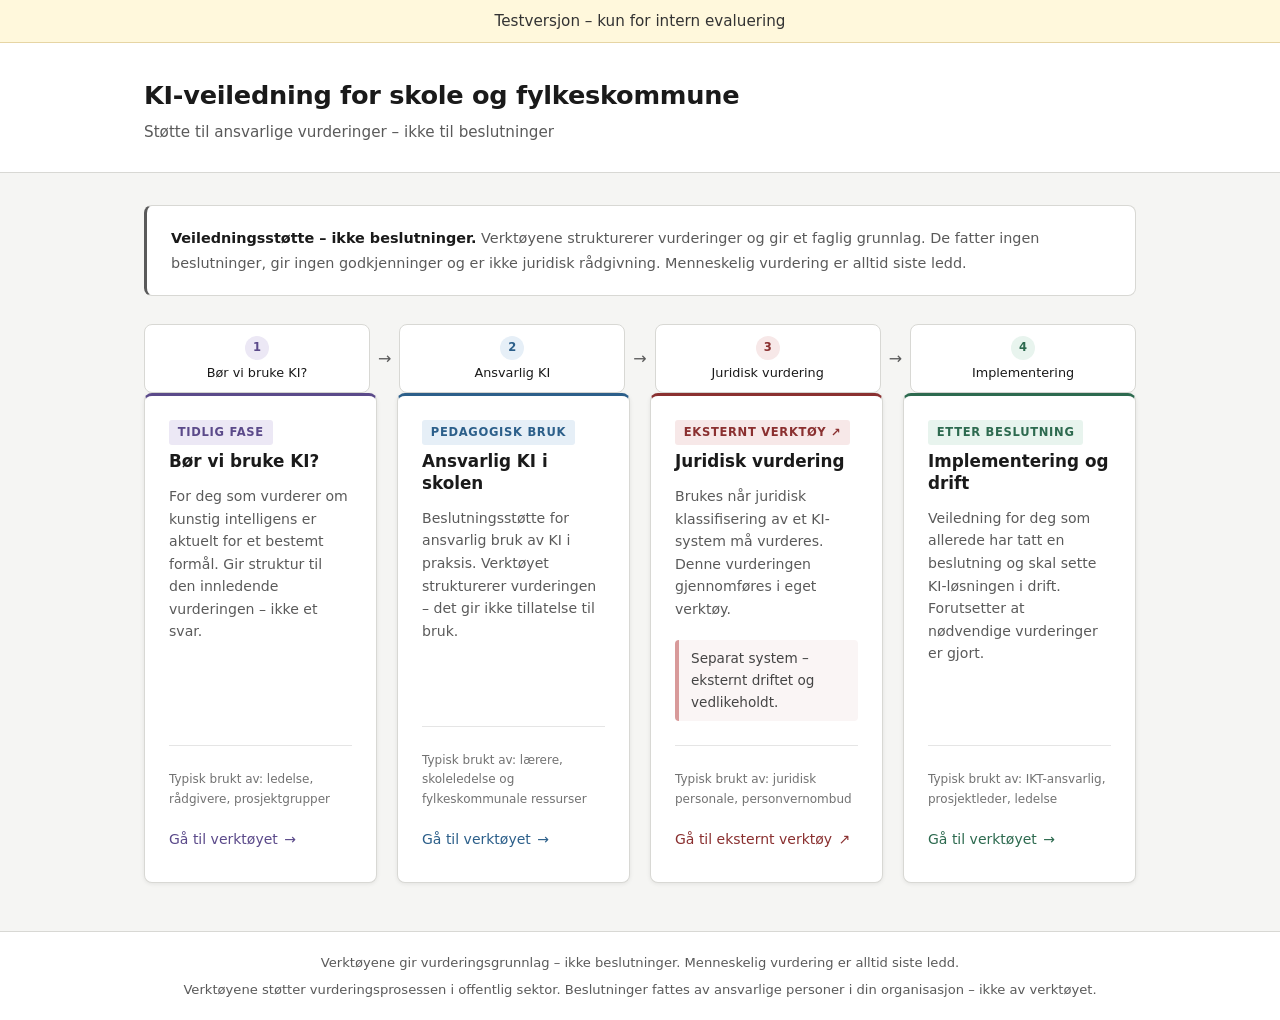
<file: index.html>
<!DOCTYPE html>
<html lang="nb">
<head>
  <meta charset="UTF-8" />
  <meta name="viewport" content="width=device-width, initial-scale=1.0" />
  <title>KI-veiledning for skole og fylkeskommune</title>
  <link rel="stylesheet" href="portal/style.css" />
</head>
<body>

  <div class="test-banner" style="padding:0.55rem 0.75rem;text-align:center;background:#fff8dc;color:#333;font-size:0.95rem;border-bottom:1px solid #e6d5a4;">
    Testversjon – kun for intern evaluering
  </div>

  <header class="site-header">
    <div class="container">
      <h1 class="site-title">KI-veiledning for skole og fylkeskommune</h1>
      <p class="site-subtitle">Støtte til ansvarlige vurderinger – ikke til beslutninger</p>
    </div>
  </header>

  <main class="container">

    <section class="disclaimer-block" aria-label="Viktig informasjon om verktøyene">
      <p>
        <strong>Veiledningsstøtte – ikke beslutninger.</strong>
        Verktøyene strukturerer vurderinger og gir et faglig grunnlag.
        De fatter ingen beslutninger, gir ingen godkjenninger og er ikke juridisk rådgivning.
        Menneskelig vurdering er alltid siste ledd.
      </p>
    </section>

    <section class="process-flow" aria-label="Prosessflyt – typisk bruksrekkefølge">
      <div class="process-steps">
        <div class="process-step process-step--purple">
          <span class="step-number">1</span>
          <span class="step-label">Bør vi bruke KI?</span>
        </div>
        <span class="step-arrow" aria-hidden="true">→</span>
        <div class="process-step process-step--blue">
          <span class="step-number">2</span>
          <span class="step-label">Ansvarlig KI</span>
        </div>
        <span class="step-arrow" aria-hidden="true">→</span>
        <div class="process-step process-step--red">
          <span class="step-number">3</span>
          <span class="step-label">Juridisk vurdering</span>
        </div>
        <span class="step-arrow" aria-hidden="true">→</span>
        <div class="process-step process-step--green">
          <span class="step-number">4</span>
          <span class="step-label">Implementering</span>
        </div>
      </div>
    </section>

    <section class="card-grid" aria-label="Veiledningsverktøy">

      <article class="card card--purple" data-key="bor-vi-bruke">
        <div class="card-header">
          <span class="card-tag">Tidlig fase</span>
          <h2 class="card-title">Bør vi bruke KI?</h2>
        </div>
        <p class="card-description">
          For deg som vurderer om kunstig intelligens er aktuelt for et bestemt formål.
          Gir struktur til den innledende vurderingen – ikke et svar.
        </p>
        <div class="card-divider"></div>
        <p class="card-meta">Typisk brukt av: ledelse, rådgivere, prosjektgrupper</p>
        <a href="#bor-vi-bruke" class="card-link" aria-label="Gå til verktøy: Bør vi bruke KI?">
          Gå til verktøyet
          <span class="arrow" aria-hidden="true">→</span>
        </a>
      </article>

      <article class="card card--blue" data-key="ansvarlig-ki">
        <div class="card-header">
          <span class="card-tag">Pedagogisk bruk</span>
          <h2 class="card-title">Ansvarlig KI i skolen</h2>
        </div>
        <p class="card-description">
          Beslutningsstøtte for ansvarlig bruk av KI i praksis.
          Verktøyet strukturerer vurderingen – det gir ikke tillatelse til bruk.
        </p>
        <div class="card-divider"></div>
        <p class="card-meta">Typisk brukt av: lærere, skoleledelse og fylkeskommunale ressurser</p>
        <a href="#ansvarlig-ki" class="card-link" aria-label="Gå til verktøy: Ansvarlig KI i skolen">
          Gå til verktøyet
          <span class="arrow" aria-hidden="true">→</span>
        </a>
      </article>

      <article class="card card--red" data-key="juridisk-vurdering">
        <div class="card-header">
          <span class="card-tag card-tag--external">Eksternt verktøy ↗</span>
          <h2 class="card-title">Juridisk vurdering</h2>
        </div>
        <p class="card-description">
          Brukes når juridisk klassifisering av et KI-system må vurderes.
          Denne vurderingen gjennomføres i eget verktøy.
        </p>
        <div class="external-note">Separat system – eksternt driftet og vedlikeholdt.</div>
        <div class="card-divider"></div>
        <p class="card-meta">Typisk brukt av: juridisk personale, personvernombud</p>
        <a href="#juridisk-vurdering" class="card-link card-link--external" aria-label="Gå til eksternt verktøy: Juridisk vurdering" rel="noopener noreferrer">
          Gå til eksternt verktøy
          <span class="arrow" aria-hidden="true">↗</span>
        </a>
      </article>

      <article class="card card--green" data-key="implementering">
        <div class="card-header">
          <span class="card-tag">Etter beslutning</span>
          <h2 class="card-title">Implementering og drift</h2>
        </div>
        <p class="card-description">
          Veiledning for deg som allerede har tatt en beslutning og skal sette KI-løsningen i drift.
          Forutsetter at nødvendige vurderinger er gjort.
        </p>
        <div class="card-divider"></div>
        <p class="card-meta">Typisk brukt av: IKT-ansvarlig, prosjektleder, ledelse</p>
        <a href="#implementering" class="card-link" aria-label="Gå til verktøy: Implementering og drift">
          Gå til verktøyet
          <span class="arrow" aria-hidden="true">→</span>
        </a>
      </article>

    </section>

  </main>

  <footer class="site-footer">
    <div class="container">
      <p>Verktøyene gir vurderingsgrunnlag – ikke beslutninger. Menneskelig vurdering er alltid siste ledd.</p>
      <p>Verktøyene støtter vurderingsprosessen i offentlig sektor. Beslutninger fattes av ansvarlige personer i din organisasjon – ikke av verktøyet.</p>
    </div>
  </footer>

  <script src="portal.js"></script>

</body>
</html>
</file>
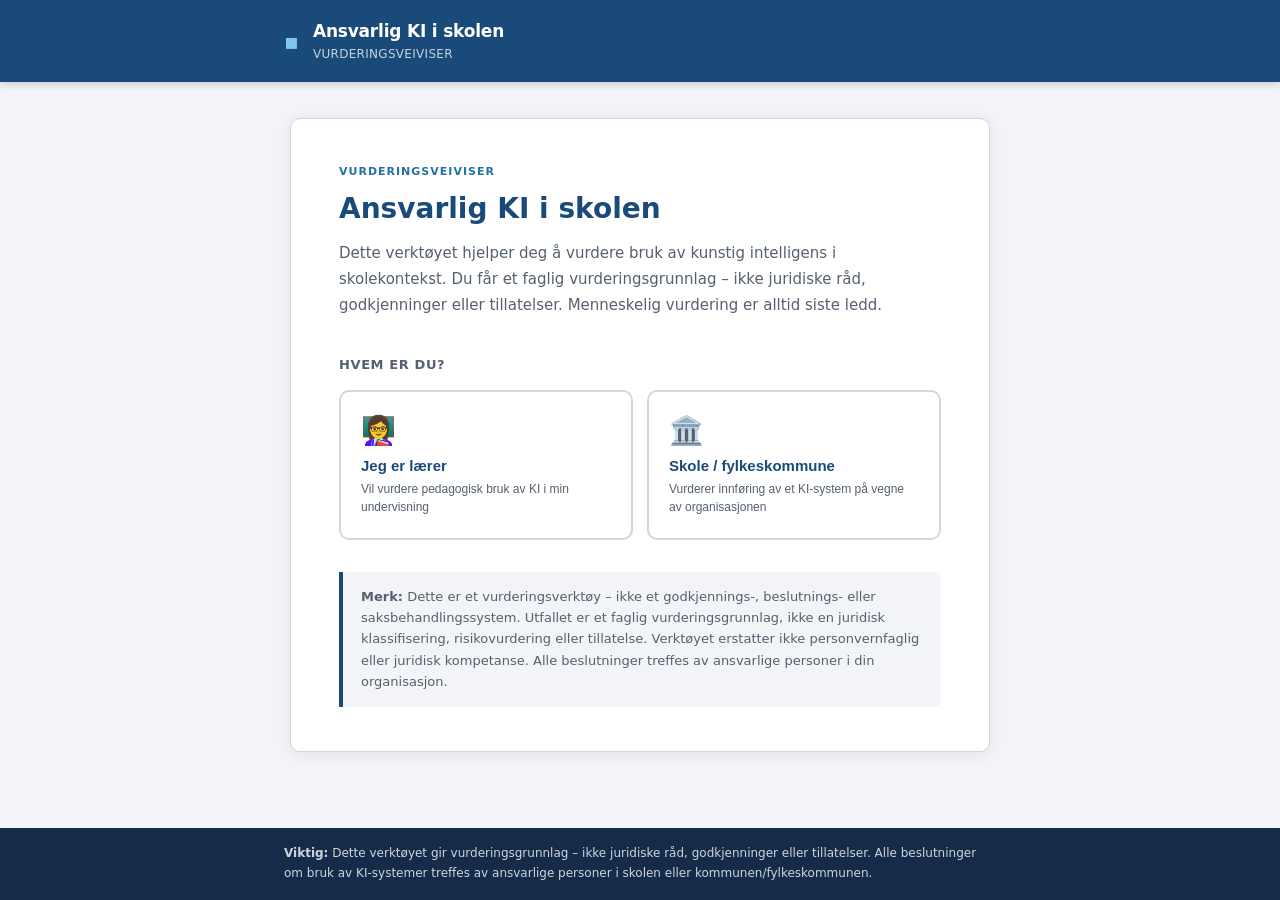
<file: ansvarlig-ki/index.html>
<!DOCTYPE html>
<html lang="nb">
<head>
  <meta charset="UTF-8">
  <meta name="viewport" content="width=device-width, initial-scale=1.0">
  <title>Ansvarlig KI i skolen – Vurderingsveiviser</title>
  <link rel="stylesheet" href="../style.css">
</head>
<body>
  <header class="site-header">
    <div class="header-inner">
      <div class="logo-area">
        <span class="logo-mark" aria-hidden="true">&#9642;</span>
        <div>
          <span class="site-title">Ansvarlig KI i skolen</span>
          <span class="site-subtitle">Vurderingsveiviser</span>
        </div>
      </div>
    </div>
  </header>

  <main class="main-content">
    <div id="app" class="app-container"></div>
  </main>

  <footer class="site-footer">
    <div class="footer-inner">
      <p class="footer-disclaimer">
        <strong>Viktig:</strong> Dette verktøyet gir vurderingsgrunnlag – ikke juridiske råd,
        godkjenninger eller tillatelser. Alle beslutninger om bruk av KI-systemer treffes
        av ansvarlige personer i skolen eller kommunen/fylkeskommunen.
      </p>
    </div>
  </footer>

  <script src="../app.js"></script>
</body>
</html>
</file>
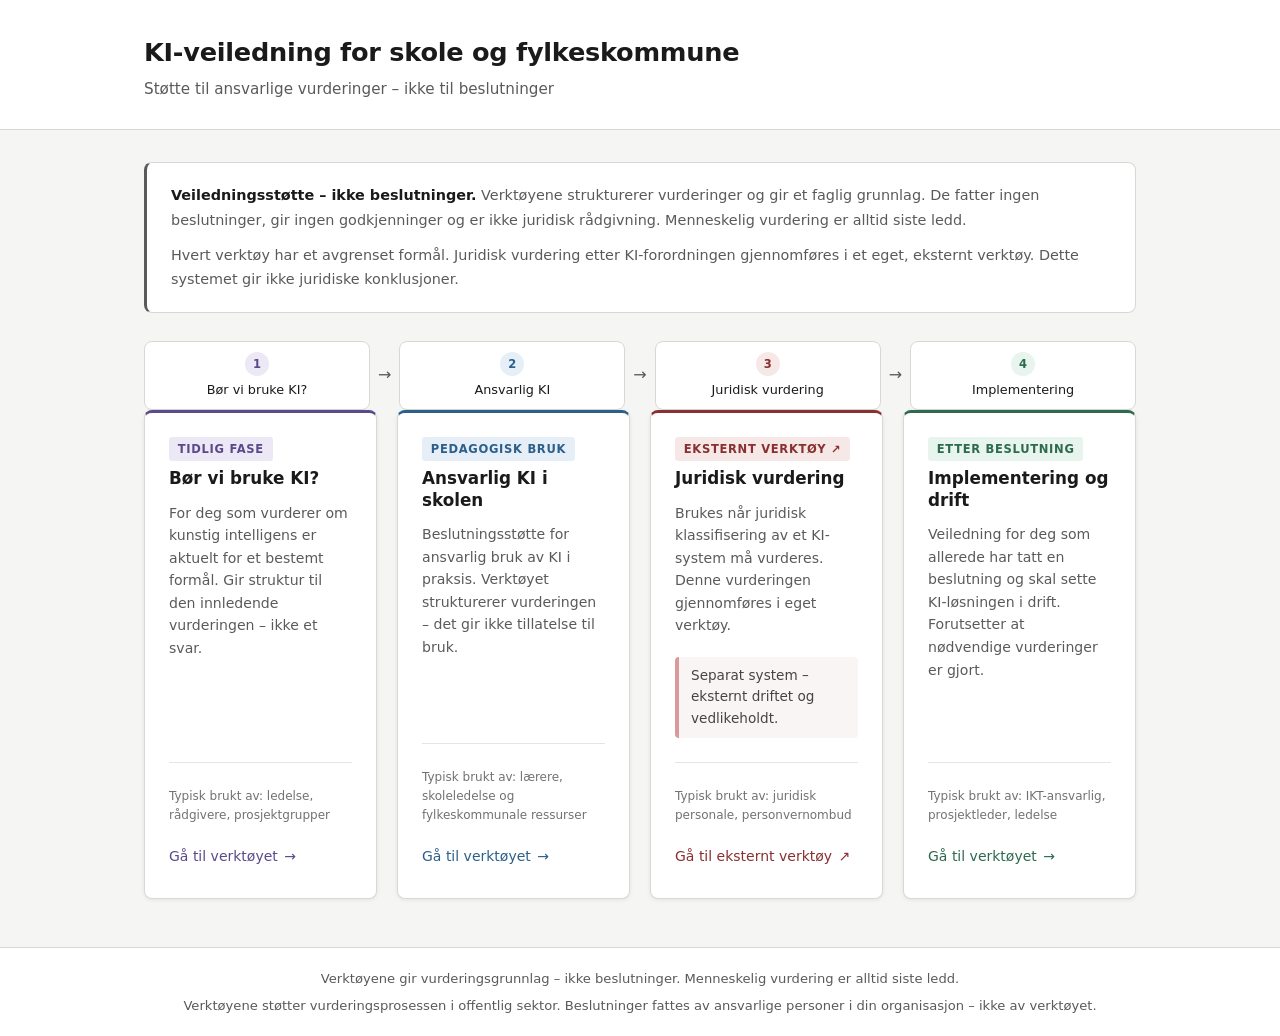
<file: portal/index.html>
<!DOCTYPE html>
<html lang="nb">
<head>
  <meta charset="UTF-8" />
  <meta name="viewport" content="width=device-width, initial-scale=1.0" />
  <title>KI-veiledning for skole og fylkeskommune</title>
  <link rel="stylesheet" href="style.css" />
</head>
<body>

  <header class="site-header">
    <div class="container">
      <h1 class="site-title">KI-veiledning for skole og fylkeskommune</h1>
      <p class="site-subtitle">Støtte til ansvarlige vurderinger – ikke til beslutninger</p>
    </div>
  </header>

  <main class="container">

    <section class="disclaimer-block" aria-label="Viktig informasjon om verktøyene">
      <p>
        <strong>Veiledningsstøtte – ikke beslutninger.</strong>
        Verktøyene strukturerer vurderinger og gir et faglig grunnlag.
        De fatter ingen beslutninger, gir ingen godkjenninger og er ikke juridisk rådgivning.
        Menneskelig vurdering er alltid siste ledd.
      </p>
      <p>
        Hvert verktøy har et avgrenset formål.
        Juridisk vurdering etter KI-forordningen gjennomføres i et eget, eksternt verktøy.
        Dette systemet gir ikke juridiske konklusjoner.
      </p>
    </section>

    <section class="process-flow" aria-label="Prosessflyt – typisk bruksrekkefølge">
      <div class="process-steps">
        <div class="process-step process-step--purple">
          <span class="step-number">1</span>
          <span class="step-label">Bør vi bruke KI?</span>
        </div>
        <span class="step-arrow" aria-hidden="true">→</span>
        <div class="process-step process-step--blue">
          <span class="step-number">2</span>
          <span class="step-label">Ansvarlig KI</span>
        </div>
        <span class="step-arrow" aria-hidden="true">→</span>
        <div class="process-step process-step--red">
          <span class="step-number">3</span>
          <span class="step-label">Juridisk vurdering</span>
        </div>
        <span class="step-arrow" aria-hidden="true">→</span>
        <div class="process-step process-step--green">
          <span class="step-number">4</span>
          <span class="step-label">Implementering</span>
        </div>
      </div>
    </section>

    <section class="card-grid" aria-label="Veiledningsverktøy">

      <article class="card card--purple" data-key="bor-vi-bruke">
        <div class="card-header">
          <span class="card-tag">Tidlig fase</span>
          <h2 class="card-title">Bør vi bruke KI?</h2>
        </div>
        <p class="card-description">
          For deg som vurderer om kunstig intelligens er aktuelt for et bestemt formål.
          Gir struktur til den innledende vurderingen – ikke et svar.
        </p>
        <div class="card-divider"></div>
        <p class="card-meta">Typisk brukt av: ledelse, rådgivere, prosjektgrupper</p>
        <a href="#bor-vi-bruke" class="card-link" aria-label="Gå til verktøy: Bør vi bruke KI?">
          Gå til verktøyet
          <span class="arrow" aria-hidden="true">→</span>
        </a>
      </article>

      <article class="card card--blue" data-key="ansvarlig-ki">
        <div class="card-header">
          <span class="card-tag">Pedagogisk bruk</span>
          <h2 class="card-title">Ansvarlig KI i skolen</h2>
        </div>
        <p class="card-description">
          Beslutningsstøtte for ansvarlig bruk av KI i praksis.
          Verktøyet strukturerer vurderingen – det gir ikke tillatelse til bruk.
        </p>
        <div class="card-divider"></div>
        <p class="card-meta">Typisk brukt av: lærere, skoleledelse og fylkeskommunale ressurser</p>
        <a href="#ansvarlig-ki" class="card-link" aria-label="Gå til verktøy: Ansvarlig KI i skolen">
          Gå til verktøyet
          <span class="arrow" aria-hidden="true">→</span>
        </a>
      </article>

      <article class="card card--red" data-key="juridisk-vurdering">
        <div class="card-header">
          <span class="card-tag card-tag--external">Eksternt verktøy ↗</span>
          <h2 class="card-title">Juridisk vurdering</h2>
        </div>
        <p class="card-description">
          Brukes når juridisk klassifisering av et KI-system må vurderes.
          Denne vurderingen gjennomføres i eget verktøy.
        </p>
        <div class="external-note">Separat system – eksternt driftet og vedlikeholdt.</div>
        <div class="card-divider"></div>
        <p class="card-meta">Typisk brukt av: juridisk personale, personvernombud</p>
        <a href="#juridisk-vurdering" class="card-link card-link--external" aria-label="Gå til eksternt verktøy: Juridisk vurdering" rel="noopener noreferrer">
          Gå til eksternt verktøy
          <span class="arrow" aria-hidden="true">↗</span>
        </a>
      </article>

      <article class="card card--green" data-key="implementering">
        <div class="card-header">
          <span class="card-tag">Etter beslutning</span>
          <h2 class="card-title">Implementering og drift</h2>
        </div>
        <p class="card-description">
          Veiledning for deg som allerede har tatt en beslutning og skal sette KI-løsningen i drift.
          Forutsetter at nødvendige vurderinger er gjort.
        </p>
        <div class="card-divider"></div>
        <p class="card-meta">Typisk brukt av: IKT-ansvarlig, prosjektleder, ledelse</p>
        <a href="#implementering" class="card-link" aria-label="Gå til verktøy: Implementering og drift">
          Gå til verktøyet
          <span class="arrow" aria-hidden="true">→</span>
        </a>
      </article>

    </section>

  </main>

  <footer class="site-footer">
    <div class="container">
      <p>Verktøyene gir vurderingsgrunnlag – ikke beslutninger. Menneskelig vurdering er alltid siste ledd.</p>
      <p>Verktøyene støtter vurderingsprosessen i offentlig sektor. Beslutninger fattes av ansvarlige personer i din organisasjon – ikke av verktøyet.</p>
    </div>
  </footer>

  <script src="portal.js"></script>

</body>
</html>
</file>
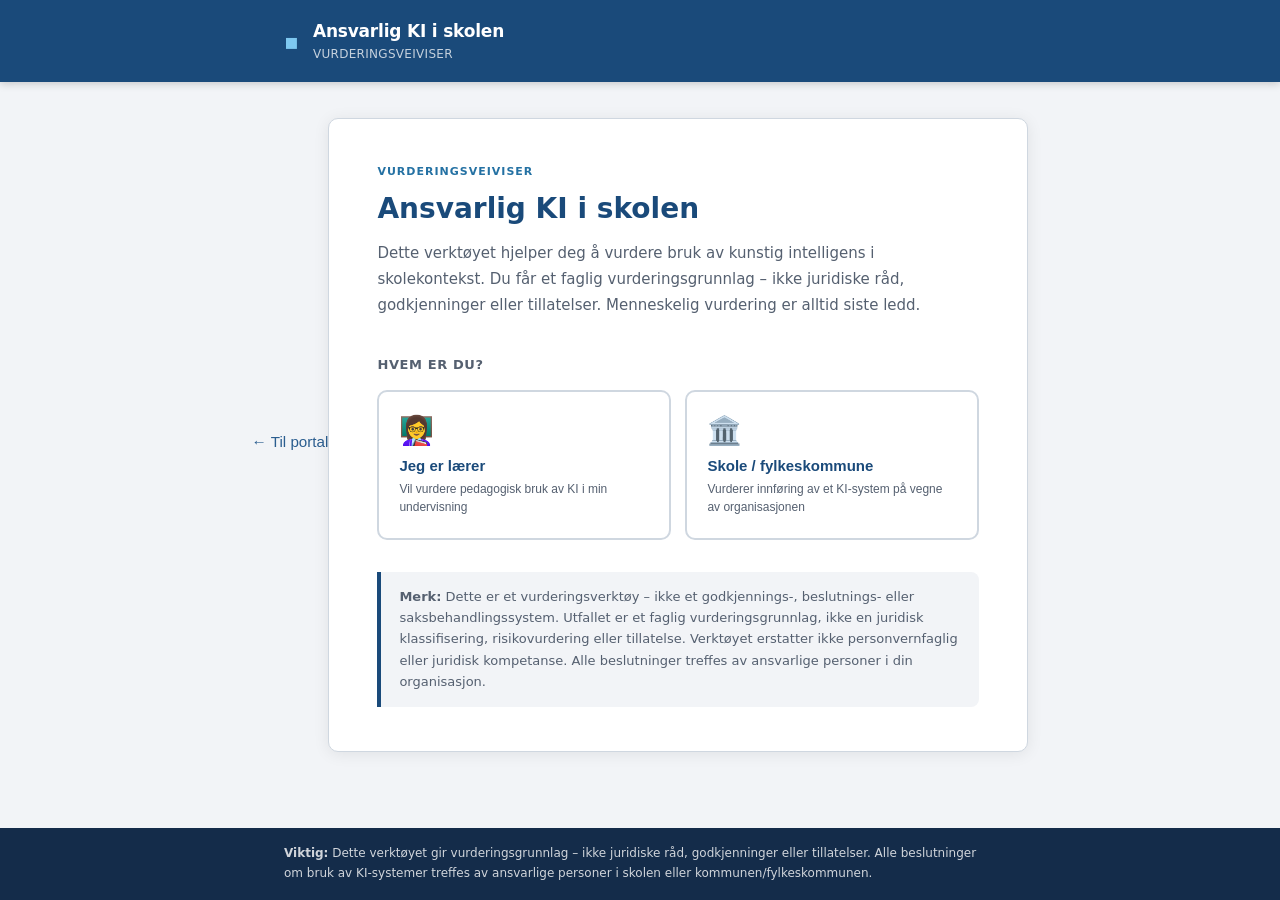
<file: ansvarlig-ki/ansvarlig-ki.html>
<!DOCTYPE html>
<html lang="nb">
<head>
  <meta charset="UTF-8">
  <meta name="viewport" content="width=device-width, initial-scale=1.0">
  <title>Ansvarlig KI i skolen – Vurderingsveiviser</title>
  <link rel="stylesheet" href="../style.css">
</head>
<body>
  <header class="site-header">
    <div class="header-inner">
      <div class="logo-area">
        <span class="logo-mark" aria-hidden="true">&#9642;</span>
        <div>
          <span class="site-title">Ansvarlig KI i skolen</span>
          <span class="site-subtitle">Vurderingsveiviser</span>
        </div>
      </div>
    </div>
  </header>

  <main class="main-content">
    <button class="back-button" onclick="goBackToPortal()">
      ← Til portal
    </button>
    <div id="app" class="app-container"></div>
  </main>

  <footer class="site-footer">
    <div class="footer-inner">
      <p class="footer-disclaimer">
        <strong>Viktig:</strong> Dette verktøyet gir vurderingsgrunnlag – ikke juridiske råd,
        godkjenninger eller tillatelser. Alle beslutninger om bruk av KI-systemer treffes
        av ansvarlige personer i skolen eller kommunen/fylkeskommunen.
      </p>
    </div>
  </footer>

  <script src="../app.js"></script>
</body>
</html>
</file>
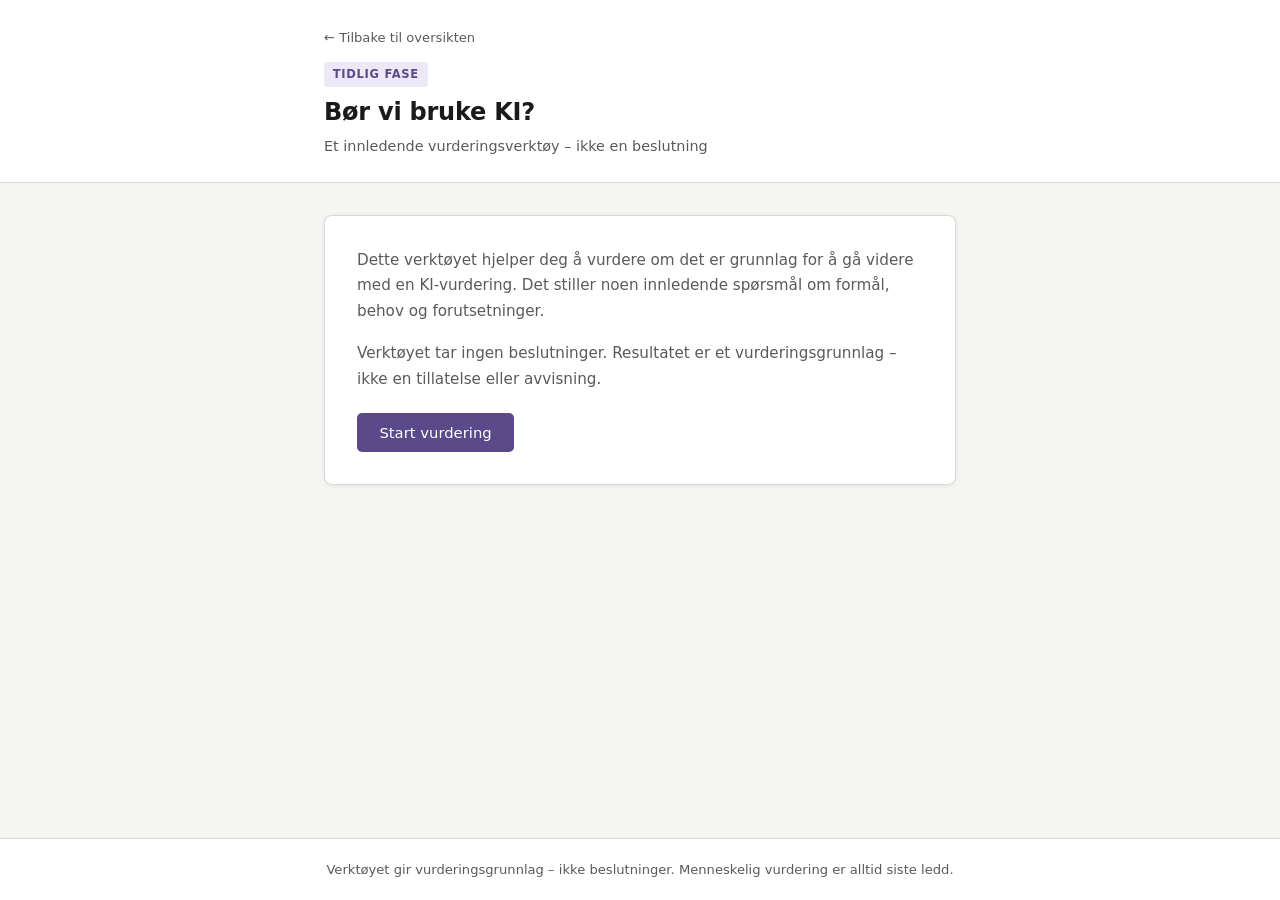
<file: bor-vi-bruke/bor-vi-bruke.html>
<!DOCTYPE html>
<html lang="nb">
<head>
  <meta charset="UTF-8" />
  <meta name="viewport" content="width=device-width, initial-scale=1.0" />
  <title>Bør vi bruke KI? – Tidlig fase</title>
  <link rel="stylesheet" href="bor-vi-bruke.css" />
</head>
<body>

  <header class="site-header">
    <div class="container">
      <a href="../index.html" class="back-to-portal">← Tilbake til oversikten</a>
      <div class="header-content">
        <span class="tool-badge">Tidlig fase</span>
        <h1 class="site-title">Bør vi bruke KI?</h1>
        <p class="site-subtitle">
          Et innledende vurderingsverktøy – ikke en beslutning
        </p>
      </div>
    </div>
  </header>

  <main class="container" id="main">

    <div id="app">

      <!-- Intro screen -->
      <div id="screen-intro" class="screen screen--intro" role="region" aria-label="Innledning">
        <div class="intro-card">
          <p class="intro-text">
            Dette verktøyet hjelper deg å vurdere om det er grunnlag for å gå videre med en KI-vurdering.
            Det stiller noen innledende spørsmål om formål, behov og forutsetninger.
          </p>
          <p class="intro-text">
            Verktøyet tar ingen beslutninger. Resultatet er et vurderingsgrunnlag – ikke en tillatelse eller avvisning.
          </p>
          <button class="btn-primary" id="btn-start" type="button">Start vurdering</button>
        </div>
      </div>

      <!-- Wizard screen -->
      <div id="screen-wizard" class="screen screen--wizard hidden" role="region" aria-label="Spørsmål">

        <div class="progress-area" aria-hidden="true">
          <div class="progress-bar">
            <div class="progress-fill" id="progress-fill"></div>
          </div>
          <span class="progress-label" id="progress-label"></span>
        </div>

        <div class="question-card" id="question-card" tabindex="-1">
          <p class="question-theme" id="question-theme"></p>
          <h2 class="question-text" id="question-text"></h2>
          <div class="answers" id="answers" role="list"></div>
          <div class="nav-row">
            <button class="btn-back" id="btn-back" type="button">← Forrige spørsmål</button>
          </div>
        </div>

      </div>

      <!-- Result screen -->
      <div id="screen-result" class="screen screen--result hidden" role="region" aria-label="Resultat" aria-live="polite">
      </div>

    </div>

  </main>

  <footer class="site-footer">
    <div class="container">
      <p>Verktøyet gir vurderingsgrunnlag – ikke beslutninger. Menneskelig vurdering er alltid siste ledd.</p>
    </div>
  </footer>

  <script src="bor-vi-bruke.js"></script>

</body>
</html>
</file>
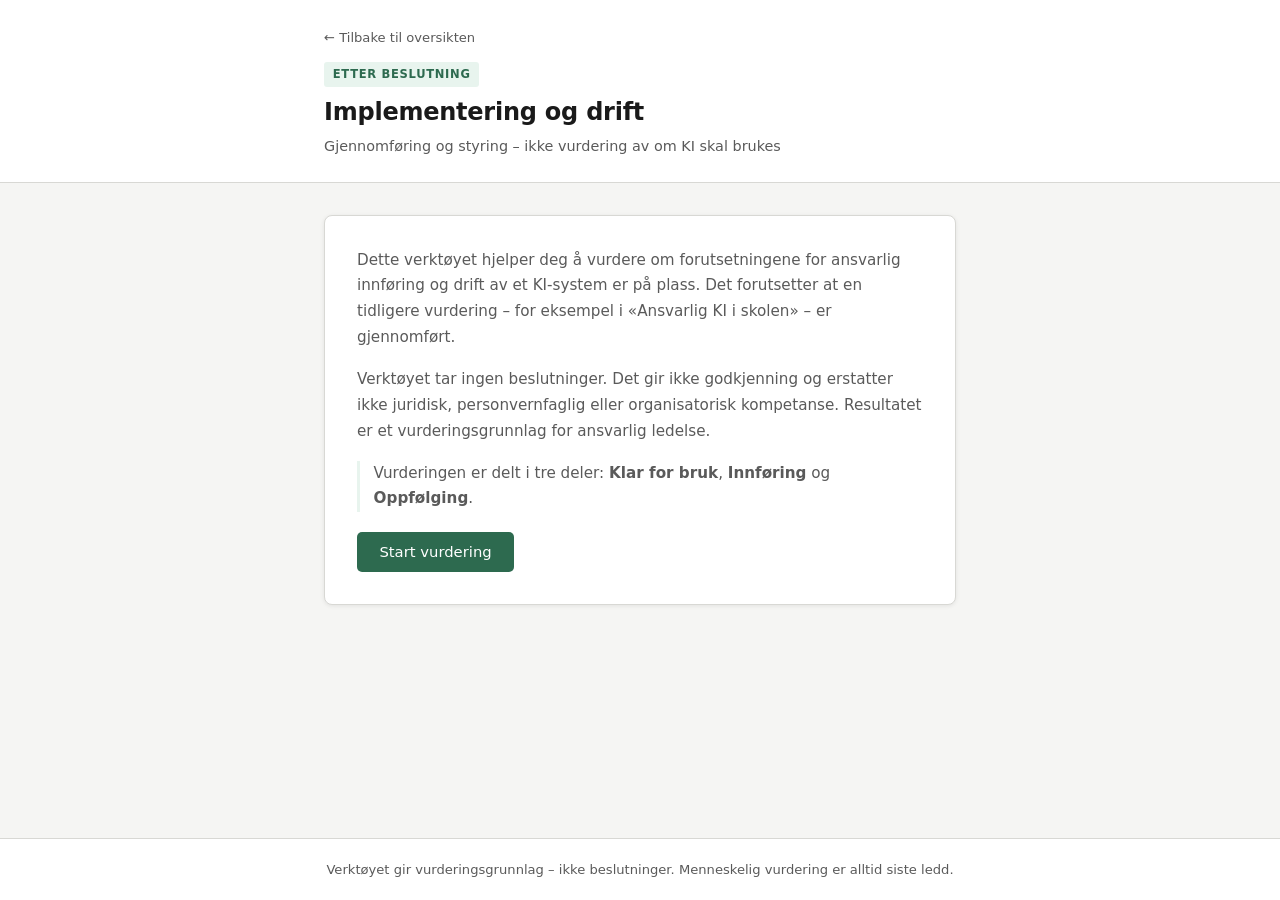
<file: implementering/implementering.html>
<!DOCTYPE html>
<html lang="nb">
<head>
  <meta charset="UTF-8" />
  <meta name="viewport" content="width=device-width, initial-scale=1.0" />
  <title>Implementering og drift – KI-veiledning</title>
  <link rel="stylesheet" href="implementering.css" />
</head>
<body>

  <header class="site-header">
    <div class="container">
      <a href="../index.html" class="back-to-portal">← Tilbake til oversikten</a>
      <div class="header-content">
        <span class="tool-badge">Etter beslutning</span>
        <h1 class="site-title">Implementering og drift</h1>
        <p class="site-subtitle">
          Gjennomføring og styring – ikke vurdering av om KI skal brukes
        </p>
      </div>
    </div>
  </header>

  <main class="container" id="main">

    <div id="app">

      <!-- Intro screen -->
      <div id="screen-intro" class="screen screen--intro" role="region" aria-label="Innledning">
        <div class="intro-card">
          <p class="intro-text">
            Dette verktøyet hjelper deg å vurdere om forutsetningene for ansvarlig innføring og drift av et KI-system er på plass.
            Det forutsetter at en tidligere vurdering – for eksempel i «Ansvarlig KI i skolen» – er gjennomført.
          </p>
          <p class="intro-text">
            Verktøyet tar ingen beslutninger. Det gir ikke godkjenning og erstatter ikke juridisk, personvernfaglig eller organisatorisk kompetanse.
            Resultatet er et vurderingsgrunnlag for ansvarlig ledelse.
          </p>
          <p class="intro-text intro-text--sections">
            Vurderingen er delt i tre deler: <strong>Klar for bruk</strong>, <strong>Innføring</strong> og <strong>Oppfølging</strong>.
          </p>
          <button class="btn-primary" id="btn-start" type="button">Start vurdering</button>
        </div>
      </div>

      <!-- Wizard screen -->
      <div id="screen-wizard" class="screen screen--wizard hidden" role="region" aria-label="Spørsmål">

        <div class="progress-area" aria-hidden="true">
          <div class="progress-top">
            <span class="progress-section" id="progress-section"></span>
            <span class="progress-label" id="progress-label"></span>
          </div>
          <div class="progress-bar">
            <div class="progress-fill" id="progress-fill"></div>
          </div>
        </div>

        <div class="question-card" id="question-card" tabindex="-1">
          <p class="question-theme" id="question-theme"></p>
          <h2 class="question-text" id="question-text"></h2>
          <div class="answers" id="answers" role="list"></div>
          <div class="nav-row">
            <button class="btn-back" id="btn-back" type="button">← Forrige spørsmål</button>
          </div>
        </div>

      </div>

      <!-- Result screen -->
      <div id="screen-result" class="screen screen--result hidden" role="region" aria-label="Resultat" aria-live="polite">
      </div>

    </div>

  </main>

  <footer class="site-footer">
    <div class="container">
      <p>Verktøyet gir vurderingsgrunnlag – ikke beslutninger. Menneskelig vurdering er alltid siste ledd.</p>
    </div>
  </footer>

  <script src="implementering.js"></script>

</body>
</html>
</file>
<file: portal/style.css>
/* ===========================
   KI-veiledning – Portal CSS
   agent-portal-design output
   =========================== */

:root {
  --color-bg:          #f5f5f3;
  --color-surface:     #ffffff;
  --color-text:        #1a1a1a;
  --color-text-muted:  #5a5a5a;
  --color-border:      #d8d8d4;

  --color-purple:      #5b4a8a;
  --color-purple-light:#ece8f5;
  --color-blue:        #2c5f8a;
  --color-blue-light:  #e6eff7;
  --color-red:         #8a3030;
  --color-red-light:   #f7e8e8;
  --color-green:       #2d6a4f;
  --color-green-light: #e8f4ee;

  --radius:            8px;
  --shadow:            0 1px 4px rgba(0,0,0,0.08);
  --transition:        0.15s ease;

  --font:              -apple-system, BlinkMacSystemFont, "Segoe UI", system-ui, sans-serif;
  --max-width:         1040px;
}

*, *::before, *::after {
  box-sizing: border-box;
  margin: 0;
  padding: 0;
}

body {
  background: var(--color-bg);
  color: var(--color-text);
  font-family: var(--font);
  font-size: 1rem;
  line-height: 1.6;
  min-height: 100vh;
  display: flex;
  flex-direction: column;
}

/* ---- Layout ---- */

.container {
  width: 100%;
  max-width: var(--max-width);
  margin: 0 auto;
  padding: 0 1.5rem;
}

/* ---- Header ---- */

.site-header {
  background: var(--color-surface);
  border-bottom: 1px solid var(--color-border);
  padding: 2rem 0 1.75rem;
}

.site-title {
  font-size: 1.6rem;
  font-weight: 600;
  letter-spacing: -0.01em;
  color: var(--color-text);
  margin-bottom: 0.25rem;
}

.site-subtitle {
  font-size: 0.95rem;
  color: var(--color-text-muted);
}

/* ---- Intro ---- */

.intro {
  margin: 2.5rem 0 2rem;
  max-width: 680px;
}

.intro p {
  font-size: 0.975rem;
  color: var(--color-text-muted);
  line-height: 1.7;
  border-left: 3px solid var(--color-border);
  padding-left: 1rem;
}

/* ---- Card Grid ---- */

.card-grid {
  display: grid;
  grid-template-columns: repeat(4, 1fr);
  gap: 1.25rem;
  margin-bottom: 3rem;
}

@media (max-width: 900px) {
  .card-grid {
    grid-template-columns: repeat(2, 1fr);
  }
}

@media (max-width: 540px) {
  .card-grid {
    grid-template-columns: 1fr;
  }
}

/* ---- Card ---- */

.card {
  background: var(--color-surface);
  border: 1px solid var(--color-border);
  border-radius: var(--radius);
  box-shadow: var(--shadow);
  padding: 1.5rem;
  display: flex;
  flex-direction: column;
  gap: 0.75rem;
  transition: box-shadow var(--transition);
}

.card:hover {
  box-shadow: 0 3px 10px rgba(0,0,0,0.1);
}

.card-header {
  display: flex;
  flex-direction: column;
  gap: 0.4rem;
}

.card-tag {
  font-size: 0.72rem;
  font-weight: 600;
  letter-spacing: 0.06em;
  text-transform: uppercase;
  padding: 0.2rem 0.55rem;
  border-radius: 3px;
  display: inline-block;
  width: fit-content;
}

.card-title {
  font-size: 1.05rem;
  font-weight: 600;
  line-height: 1.3;
}

.card-description {
  font-size: 0.88rem;
  color: var(--color-text-muted);
  line-height: 1.6;
  flex: 1;
}

.card-link {
  display: inline-flex;
  align-items: center;
  gap: 0.4rem;
  font-size: 0.875rem;
  font-weight: 500;
  text-decoration: none;
  margin-top: auto;
  padding: 0.45rem 0;
  transition: gap var(--transition);
}

.card-link:hover {
  gap: 0.65rem;
}

.card-link:focus-visible {
  outline: 2px solid currentColor;
  outline-offset: 3px;
  border-radius: 2px;
}

.external-note {
  margin-top: 8px;
  padding: 8px 12px;
  border-left: 4px solid #d89a9a;
  background-color: #faf5f5;
  font-size: 0.85rem;
  color: #444;
  border-radius: 4px;
}

.card-divider {
  height: 1px;
  background-color: #e5e5e5;
  margin: 12px 0;
}

.card-meta {
  font-size: 0.85rem;
  color: #666;
}

.arrow {
  font-style: normal;
}

/* ---- Color themes ---- */

.card--purple {
  border-top: 3px solid var(--color-purple);
}
.card--purple .card-tag {
  background: var(--color-purple-light);
  color: var(--color-purple);
}
.card--purple .card-link {
  color: var(--color-purple);
}

.card--blue {
  border-top: 3px solid var(--color-blue);
}
.card--blue .card-tag {
  background: var(--color-blue-light);
  color: var(--color-blue);
}
.card--blue .card-link {
  color: var(--color-blue);
}

.card--red {
  border-top: 3px solid var(--color-red);
}
.card--red .card-tag {
  background: var(--color-red-light);
  color: var(--color-red);
}
.card--red .card-tag--external {
  background: var(--color-red-light);
  color: var(--color-red);
}
.card--red .card-link {
  color: var(--color-red);
}

.card--green {
  border-top: 3px solid var(--color-green);
}
.card--green .card-tag {
  background: var(--color-green-light);
  color: var(--color-green);
}
.card--green .card-link {
  color: var(--color-green);
}

/* ---- External link indicator ---- */

.card-link--external::after {
  content: "Eksternt nettsted";
  display: block;
  position: absolute;
  background: var(--color-text);
  color: white;
  font-size: 0.72rem;
  padding: 0.25rem 0.5rem;
  border-radius: 3px;
  white-space: nowrap;
  opacity: 0;
  pointer-events: none;
  transform: translateY(-2px);
  transition: opacity var(--transition);
}

/* ---- Footer ---- */

.site-footer {
  margin-top: auto;
  border-top: 1px solid var(--color-border);
  background: var(--color-surface);
  padding: 1.25rem 0;
}

.site-footer p {
  font-size: 0.82rem;
  color: var(--color-text-muted);
  text-align: center;
}

.site-footer p + p {
  margin-top: 0.4rem;
}

/* ---- Disclaimer Block ---- */

.disclaimer-block {
  background: var(--color-surface);
  border: 1px solid var(--color-border);
  border-left: 3px solid var(--color-text-muted);
  border-radius: var(--radius);
  padding: 1.25rem 1.5rem;
  margin: 2rem 0 0;
}

.disclaimer-block p {
  font-size: 0.9rem;
  color: var(--color-text-muted);
  line-height: 1.7;
}

.disclaimer-block p + p {
  margin-top: 0.65rem;
}

.disclaimer-block strong {
  color: var(--color-text);
  font-weight: 600;
}

/* ---- Process Flow ---- */

.process-flow {
  margin: 1.75rem 0 0;
}

.process-steps {
  display: flex;
  align-items: center;
  gap: 0.5rem;
  flex-wrap: wrap;
}

.process-step {
  display: flex;
  flex-direction: column;
  align-items: center;
  gap: 0.35rem;
  padding: 0.65rem 1rem;
  border-radius: var(--radius);
  border: 1px solid var(--color-border);
  background: var(--color-surface);
  min-width: 130px;
  text-align: center;
  flex: 1;
}

.step-number {
  width: 1.5rem;
  height: 1.5rem;
  border-radius: 50%;
  display: flex;
  align-items: center;
  justify-content: center;
  font-size: 0.72rem;
  font-weight: 700;
  background: var(--color-border);
  color: var(--color-text-muted);
}

.step-label {
  font-size: 0.8rem;
  font-weight: 500;
  color: var(--color-text);
  line-height: 1.3;
}

.step-arrow {
  color: var(--color-text-muted);
  font-size: 1rem;
  flex-shrink: 0;
  align-self: center;
}

.process-step--purple .step-number {
  background: var(--color-purple-light);
  color: var(--color-purple);
}

.process-step--blue .step-number {
  background: var(--color-blue-light);
  color: var(--color-blue);
}

.process-step--red .step-number {
  background: var(--color-red-light);
  color: var(--color-red);
}

.process-step--green .step-number {
  background: var(--color-green-light);
  color: var(--color-green);
}

@media (max-width: 600px) {
  .process-steps {
    flex-direction: column;
    align-items: stretch;
  }

  .step-arrow {
    transform: rotate(90deg);
    align-self: center;
  }

  .process-step {
    flex-direction: row;
    justify-content: flex-start;
    text-align: left;
    min-width: 0;
  }
}

/* ---- Card Meta and Note ---- */

.card-meta {
  font-size: 0.75rem;
  color: var(--color-text-muted);
  opacity: 0.85;
}

.card-note {
  font-size: 0.8rem;
  color: var(--color-text-muted);
  font-style: italic;
}
</file>
<file: style.css>
/* ============================================================
   RESET & CUSTOM PROPERTIES
   ============================================================ */

*, *::before, *::after {
  box-sizing: border-box;
  margin: 0;
  padding: 0;
}

:root {
  /* ── UI chrome ──────────────────────────────────────────── */
  --primary:       #1a4a7a;
  --primary-mid:   #2471a3;
  --primary-pale:  #dceef8;

  /* ── Outcome: kan vurderes (muted teal — "forutsetninger ser ut til å være ivaretatt") */
  --green:         #1a5545;
  --green-pale:    #e4f2ed;
  --green-border:  #277a62;

  /* ── Outcome: bør avklares (warm amber — "ett eller flere hensyn ikke avklart") */
  --amber:         #7a4f10;
  --amber-pale:    #fdf1e3;
  --amber-border:  #bf8020;

  /* ── Outcome: bør ikke brukes (deep burgundy — "vesentlige forutsetninger mangler") */
  --red:           #7a2e2e;
  --red-pale:      #f5eceb;
  --red-border:    #a84040;

  /* ── Outcome: egnet for pilot (purple — governance measure) */
  --pilot:         #4a2476;
  --pilot-pale:    #ede0f7;
  --pilot-border:  #7d3c98;

  /* ── Outcome: krever styring (steel blue — directional, distinct from amber) */
  --navigate:      #1f4d6e;
  --navigate-pale: #e2eef6;
  --navigate-border: #3478a0;

  /* ── Surfaces & text ────────────────────────────────────── */
  --bg:            #f2f4f7;
  --surface:       #ffffff;
  --text:          #1a2535;
  --text-muted:    #556070;
  --border:        #cfd7e0;
  --border-light:  #e5eaef;

  /* ── Shape & elevation ──────────────────────────────────── */
  --radius:        10px;
  --radius-sm:     8px;
  --shadow:        0 2px 16px rgba(0, 0, 0, 0.08);
  --shadow-md:     0 4px 22px rgba(0, 0, 0, 0.12);
}

/* ============================================================
   BASE
   ============================================================ */

body {
  font-family: 'Segoe UI', system-ui, -apple-system, BlinkMacSystemFont, sans-serif;
  background: var(--bg);
  color: var(--text);
  line-height: 1.6;
  min-height: 100vh;
  display: flex;
  flex-direction: column;
}

/* ============================================================
   HEADER
   ============================================================ */

.site-header {
  background: var(--primary);
  color: #fff;
  box-shadow: 0 2px 8px rgba(0, 0, 0, 0.18);
}

.header-inner {
  max-width: 760px;
  margin: 0 auto;
  padding: 18px 24px;
}

.logo-area {
  display: flex;
  align-items: center;
  gap: 14px;
}

.logo-mark {
  font-size: 22px;
  color: #7ec8f0;
  flex-shrink: 0;
}

.site-title {
  display: block;
  font-size: 17px;
  font-weight: 700;
  letter-spacing: -0.2px;
}

.site-subtitle {
  display: block;
  font-size: 12px;
  opacity: 0.75;
  font-weight: 400;
  letter-spacing: 0.3px;
  text-transform: uppercase;
}

/* ============================================================
   MAIN LAYOUT
   ============================================================ */

.main-content {
  flex: 1;
  display: flex;
  justify-content: center;
  padding: 36px 16px 48px;
}

.app-container {
  width: 100%;
  max-width: 700px;
}

/* ============================================================
   CARD
   ============================================================ */

.card {
  background: var(--surface);
  border-radius: var(--radius);
  box-shadow: var(--shadow);
  padding: 44px 48px;
  border: 1px solid var(--border);
}

/* ============================================================
   START SCREEN
   ============================================================ */

.start-eyebrow {
  font-size: 11px;
  font-weight: 700;
  letter-spacing: 1px;
  text-transform: uppercase;
  color: var(--primary-mid);
  margin-bottom: 10px;
}

.start-title {
  font-size: 28px;
  font-weight: 800;
  color: var(--primary);
  line-height: 1.25;
  margin-bottom: 14px;
}

.start-intro {
  font-size: 15px;
  color: var(--text-muted);
  line-height: 1.75;
  margin-bottom: 36px;
}

.role-prompt {
  font-size: 13px;
  font-weight: 700;
  text-transform: uppercase;
  letter-spacing: 0.6px;
  color: var(--text-muted);
  margin-bottom: 14px;
}

.role-grid {
  display: grid;
  grid-template-columns: 1fr 1fr;
  gap: 14px;
  margin-bottom: 32px;
}

.role-button {
  display: flex;
  flex-direction: column;
  align-items: flex-start;
  padding: 22px 20px;
  border: 2px solid var(--border);
  border-radius: var(--radius);
  background: var(--surface);
  cursor: pointer;
  text-align: left;
  gap: 6px;
  transition: border-color 0.15s, background 0.15s, box-shadow 0.15s, transform 0.15s;
}

.role-button:hover {
  border-color: var(--primary-mid);
  background: var(--primary-pale);
  box-shadow: var(--shadow-md);
  transform: translateY(-2px);
}

.role-icon {
  font-size: 28px;
  margin-bottom: 4px;
}

.role-title {
  font-size: 15px;
  font-weight: 700;
  color: var(--primary);
}

.role-desc {
  font-size: 12px;
  color: var(--text-muted);
  line-height: 1.5;
}

.notice-box {
  background: var(--bg);
  border-left: 4px solid var(--primary);
  border-radius: 0 var(--radius-sm) var(--radius-sm) 0;
  padding: 14px 18px;
  font-size: 13px;
  color: var(--text-muted);
  line-height: 1.65;
}

/* ============================================================
   PROGRESS BAR
   ============================================================ */

.progress-area {
  margin-bottom: 30px;
}

.progress-meta {
  display: flex;
  justify-content: space-between;
  align-items: center;
  margin-bottom: 7px;
}

.progress-flow-label {
  font-size: 11px;
  font-weight: 700;
  letter-spacing: 0.6px;
  text-transform: uppercase;
  color: var(--primary-mid);
}

.progress-count {
  font-size: 12px;
  color: var(--text-muted);
}

.progress-track {
  height: 5px;
  background: var(--border-light);
  border-radius: 3px;
  overflow: hidden;
}

.progress-fill {
  height: 100%;
  background: var(--primary-mid);
  border-radius: 3px;
  transition: width 0.35s ease;
}

.progress-steps {
  display: flex;
  gap: 4px;
}

.step-seg {
  flex: 1;
  height: 4px;
  background: var(--border-light);
  border-radius: 2px;
  transition: background 0.3s;
}

.step-seg.done   { background: var(--primary-mid); }
.step-seg.active { background: var(--primary); }

/* ============================================================
   QUESTION
   ============================================================ */

.question-tag {
  display: inline-block;
  background: var(--primary-pale);
  color: var(--primary);
  font-size: 11px;
  font-weight: 700;
  letter-spacing: 0.5px;
  text-transform: uppercase;
  padding: 3px 10px;
  border-radius: 20px;
  margin-bottom: 14px;
}

.question-text {
  font-size: 20px;
  font-weight: 700;
  color: var(--text);
  line-height: 1.4;
  margin-bottom: 6px;
}

.question-hint {
  font-size: 13px;
  color: var(--text-muted);
  line-height: 1.6;
  margin-bottom: 24px;
}

.no-hint-spacer {
  margin-bottom: 24px;
}

/* ============================================================
   ANSWER BUTTONS
   ============================================================ */

.answers-list {
  display: flex;
  flex-direction: column;
  gap: 10px;
  margin-bottom: 32px;
}

.answer-button {
  display: flex;
  align-items: center;
  gap: 12px;
  padding: 15px 20px;
  border: 2px solid var(--border);
  border-radius: var(--radius);
  background: var(--surface);
  cursor: pointer;
  text-align: left;
  font-size: 14px;
  font-family: inherit;
  color: var(--text);
  line-height: 1.5;
  transition: border-color 0.12s, background 0.12s, box-shadow 0.12s;
}

.answer-button:hover {
  border-color: var(--primary-mid);
  background: var(--primary-pale);
  box-shadow: 0 2px 8px rgba(36, 113, 163, 0.10);
}

.answer-button.selected {
  border-color: var(--primary);
  background: var(--primary-pale);
  box-shadow: 0 2px 8px rgba(26, 74, 122, 0.12);
}

.answer-bullet {
  flex-shrink: 0;
  width: 22px;
  height: 22px;
  border-radius: 50%;
  border: 2px solid var(--border);
  display: flex;
  align-items: center;
  justify-content: center;
  font-size: 10px;
  font-weight: 700;
  color: var(--text-muted);
  transition: border-color 0.12s, background 0.12s, color 0.12s;
}

.answer-button:hover .answer-bullet,
.answer-button.selected .answer-bullet {
  border-color: var(--primary);
  background: var(--primary);
  color: #fff;
}

.answer-text {
  flex: 1;
}

.answer-radio {
  flex-shrink: 0;
  width: 18px;
  height: 18px;
  border-radius: 50%;
  border: 2px solid var(--border);
  transition: border-color 0.12s, background 0.12s, box-shadow 0.12s;
}

.answer-button:hover .answer-radio {
  border-color: var(--primary-mid);
}

.answer-button.selected .answer-radio {
  border-color: var(--primary);
  background: var(--primary);
  box-shadow: inset 0 0 0 3px #fff;
}

/* ============================================================
   NAV ROW
   ============================================================ */

.nav-row {
  display: flex;
  align-items: center;
  padding-top: 10px;
  border-top: 1px solid var(--border-light);
}

/* ============================================================
   BUTTONS
   ============================================================ */

.btn {
  display: inline-flex;
  align-items: center;
  gap: 6px;
  padding: 11px 22px;
  border-radius: var(--radius-sm);
  font-size: 14px;
  font-weight: 600;
  font-family: inherit;
  cursor: pointer;
  transition: background 0.15s, border-color 0.15s, color 0.15s;
  border: 2px solid transparent;
  text-decoration: none;
}

.btn-primary {
  background: var(--primary);
  color: #fff;
  border-color: var(--primary);
}

.btn-primary:hover {
  background: var(--primary-mid);
  border-color: var(--primary-mid);
}

.btn-ghost {
  background: transparent;
  color: var(--text-muted);
  border-color: var(--border);
}

.btn-ghost:hover {
  background: var(--bg);
  color: var(--text);
  border-color: var(--text-muted);
}

.back-button {
  margin-bottom: 16px;
  background: none;
  border: none;
  color: #2a5d8f;
  font-size: 0.95rem;
  cursor: pointer;
}

.back-button:hover {
  text-decoration: underline;
}

/* ============================================================
   RESULT SCREEN
   ============================================================ */

.result-badge {
  display: flex;
  align-items: flex-start;
  gap: 14px;
  padding: 22px 24px;
  border-radius: var(--radius);
  border: 2px solid;
  margin-bottom: 20px;
}

.result-badge.green    { background: var(--green-pale);    border-color: var(--green-border); }
.result-badge.amber    { background: var(--amber-pale);    border-color: var(--amber-border); }
.result-badge.red      { background: var(--red-pale);      border-color: var(--red-border); }
.result-badge.pilot    { background: var(--pilot-pale);    border-color: var(--pilot-border); }
.result-badge.navigate { background: var(--navigate-pale); border-color: var(--navigate-border); }

.result-emoji {
  font-size: 30px;
  flex-shrink: 0;
  line-height: 1.1;
  margin-top: 2px;
}

.result-title {
  font-size: 19px;
  font-weight: 800;
  line-height: 1.2;
  margin-bottom: 3px;
}

.result-badge.green    .result-title { color: var(--green); }
.result-badge.amber    .result-title { color: var(--amber); }
.result-badge.red      .result-title { color: var(--red); }
.result-badge.pilot    .result-title { color: var(--pilot); }
.result-badge.navigate .result-title { color: var(--navigate); }

.result-subtitle {
  font-size: 13px;
  color: var(--text-muted);
  line-height: 1.5;
}

.result-trigger {
  border-radius: var(--radius-sm);
  padding: 16px 20px;
  margin-bottom: 24px;
  border-left: 4px solid;
}

.result-trigger--green    { background: var(--green-pale);    border-color: var(--green-border); }
.result-trigger--amber    { background: var(--amber-pale);    border-color: var(--amber-border); }
.result-trigger--red      { background: var(--red-pale);      border-color: var(--red-border); }
.result-trigger--pilot    { background: var(--pilot-pale);    border-color: var(--pilot-border); }
.result-trigger--navigate { background: var(--navigate-pale); border-color: var(--navigate-border); }

.result-trigger-label {
  font-size: 10px;
  font-weight: 800;
  letter-spacing: 0.8px;
  text-transform: uppercase;
  color: var(--text-muted);
  margin-bottom: 8px;
}

.result-trigger-text {
  font-size: 14px;
  font-weight: 500;
  color: var(--text);
  line-height: 1.7;
  margin: 0;
}

.result-section {
  margin-bottom: 22px;
}

.result-section-heading {
  font-size: 10px;
  font-weight: 800;
  letter-spacing: 0.8px;
  text-transform: uppercase;
  color: var(--text-muted);
  margin-bottom: 10px;
}

.result-section p {
  font-size: 14px;
  color: var(--text);
  line-height: 1.75;
}

.result-divider {
  border: none;
  border-top: 1px solid var(--border-light);
  margin: 24px 0;
}

.result-narrative {
  background: var(--bg);
  border: 1px solid var(--border-light);
  border-radius: var(--radius);
  padding: 24px;
  margin-bottom: 22px;
}

.result-narrative .result-section {
  margin-bottom: 20px;
}

.result-narrative .result-section:last-child {
  margin-bottom: 0;
}

.ref-grid {
  display: flex;
  flex-direction: column;
  gap: 8px;
}

.ref-card {
  background: var(--bg);
  border-left: 3px solid var(--primary-mid);
  border-radius: 0 var(--radius-sm) var(--radius-sm) 0;
  padding: 13px 16px;
}

.ref-label {
  font-size: 10px;
  font-weight: 800;
  letter-spacing: 0.8px;
  text-transform: uppercase;
  color: var(--primary);
  margin-bottom: 6px;
}

.ref-text {
  font-size: 13px;
  color: var(--text-muted);
  line-height: 1.6;
}

.result-notice {
  background: var(--bg);
  border-radius: var(--radius-sm);
  padding: 12px 16px;
  font-size: 12px;
  color: var(--text-muted);
  line-height: 1.65;
  margin-top: 22px;
  border: 1px solid var(--border-light);
}

.result-actions {
  display: flex;
  gap: 12px;
  margin-top: 28px;
  flex-wrap: wrap;
}

/* ============================================================
   FOOTER
   ============================================================ */

.site-footer {
  background: #142c4a;
  color: #fff;
}

.footer-inner {
  max-width: 760px;
  margin: 0 auto;
  padding: 16px 24px;
}

.footer-disclaimer {
  font-size: 12px;
  opacity: 0.8;
  line-height: 1.65;
}

/* ============================================================
   RESPONSIVE
   ============================================================ */

@media (max-width: 580px) {
  .card {
    padding: 28px 20px;
  }

  .role-grid {
    grid-template-columns: 1fr;
  }

  .start-title {
    font-size: 22px;
  }

  .question-text {
    font-size: 17px;
  }

  .answer-button {
    padding: 13px 16px;
  }

  .result-narrative {
    padding: 18px 16px;
  }

  .result-actions {
    flex-direction: column;
  }

  .result-actions .btn {
    width: 100%;
    justify-content: center;
  }
}
</file>
<file: bor-vi-bruke/bor-vi-bruke.css>
/* =================================
   Bør vi bruke KI? – Wizard CSS
   Consistent with portal design
   ================================= */

:root {
  --color-bg:           #f5f5f3;
  --color-surface:      #ffffff;
  --color-text:         #1a1a1a;
  --color-text-muted:   #5a5a5a;
  --color-border:       #d8d8d4;

  --color-purple:       #5b4a8a;
  --color-purple-light: #ece8f5;

  --color-stopp:        #8a3030;
  --color-stopp-light:  #f7e8e8;
  --color-stopp-bg:     #fdf3f3;

  --color-avklar:       #7a5c00;
  --color-avklar-light: #fef8e6;
  --color-avklar-bg:    #fffdf0;

  --color-ok:           #2d6a4f;
  --color-ok-light:     #e8f4ee;
  --color-ok-bg:        #f3fbf6;

  --color-answer-hover: #f0eefc;
  --color-answer-border: #c5bde8;

  --radius:             8px;
  --radius-sm:          5px;
  --shadow:             0 1px 4px rgba(0,0,0,0.08);
  --shadow-md:          0 3px 12px rgba(0,0,0,0.1);
  --transition:         0.15s ease;

  --font: -apple-system, BlinkMacSystemFont, "Segoe UI", system-ui, sans-serif;
  --max-width: 680px;
}

*, *::before, *::after {
  box-sizing: border-box;
  margin: 0;
  padding: 0;
}

body {
  background: var(--color-bg);
  color: var(--color-text);
  font-family: var(--font);
  font-size: 1rem;
  line-height: 1.6;
  min-height: 100vh;
  display: flex;
  flex-direction: column;
}

/* ---- Layout ---- */

.container {
  width: 100%;
  max-width: var(--max-width);
  margin: 0 auto;
  padding: 0 1.5rem;
}

/* ---- Header ---- */

.site-header {
  background: var(--color-surface);
  border-bottom: 1px solid var(--color-border);
  padding: 1.5rem 0 1.5rem;
}

.back-to-portal {
  display: inline-block;
  font-size: 0.82rem;
  color: var(--color-text-muted);
  text-decoration: none;
  margin-bottom: 0.75rem;
  transition: color var(--transition);
}

.back-to-portal:hover {
  color: var(--color-purple);
}

.tool-badge {
  display: inline-block;
  font-size: 0.72rem;
  font-weight: 600;
  letter-spacing: 0.06em;
  text-transform: uppercase;
  background: var(--color-purple-light);
  color: var(--color-purple);
  padding: 0.2rem 0.55rem;
  border-radius: 3px;
  margin-bottom: 0.4rem;
}

.site-title {
  font-size: 1.5rem;
  font-weight: 600;
  letter-spacing: -0.01em;
  margin-bottom: 0.2rem;
}

.site-subtitle {
  font-size: 0.9rem;
  color: var(--color-text-muted);
}

/* ---- Screens ---- */

.screen {
  padding: 2rem 0 3rem;
}

.hidden {
  display: none !important;
}

/* ---- Intro ---- */

.intro-card {
  background: var(--color-surface);
  border: 1px solid var(--color-border);
  border-radius: var(--radius);
  box-shadow: var(--shadow);
  padding: 2rem;
  display: flex;
  flex-direction: column;
  gap: 1rem;
}

.intro-text {
  font-size: 0.95rem;
  color: var(--color-text-muted);
  line-height: 1.7;
}

/* ---- Progress ---- */

.progress-area {
  display: flex;
  align-items: center;
  gap: 0.75rem;
  margin-bottom: 1.5rem;
}

.progress-bar {
  flex: 1;
  height: 4px;
  background: var(--color-border);
  border-radius: 2px;
  overflow: hidden;
}

.progress-fill {
  height: 100%;
  background: var(--color-purple);
  border-radius: 2px;
  transition: width 0.3s ease;
}

.progress-label {
  font-size: 0.78rem;
  color: var(--color-text-muted);
  white-space: nowrap;
  min-width: 3rem;
  text-align: right;
}

/* ---- Question card ---- */

.question-card {
  background: var(--color-surface);
  border: 1px solid var(--color-border);
  border-radius: var(--radius);
  box-shadow: var(--shadow);
  padding: 2rem;
  outline: none;
}

.question-card.fade-in {
  animation: fadeIn 0.2s ease;
}

@keyframes fadeIn {
  from { opacity: 0; transform: translateY(5px); }
  to   { opacity: 1; transform: translateY(0);   }
}

.question-theme {
  font-size: 0.75rem;
  font-weight: 600;
  letter-spacing: 0.07em;
  text-transform: uppercase;
  color: var(--color-purple);
  margin-bottom: 0.6rem;
}

.question-text {
  font-size: 1.15rem;
  font-weight: 600;
  line-height: 1.4;
  margin-bottom: 1.5rem;
}

/* ---- Answer buttons ---- */

.answers {
  display: flex;
  flex-direction: column;
  gap: 0.6rem;
  margin-bottom: 1.5rem;
}

.answer-btn {
  display: block;
  width: 100%;
  text-align: left;
  background: var(--color-bg);
  border: 1.5px solid var(--color-border);
  border-radius: var(--radius-sm);
  padding: 0.85rem 1rem;
  font-family: var(--font);
  font-size: 0.925rem;
  color: var(--color-text);
  cursor: pointer;
  transition: background var(--transition), border-color var(--transition), transform 0.1s ease;
  line-height: 1.5;
}

.answer-btn:hover {
  background: var(--color-answer-hover);
  border-color: var(--color-answer-border);
}

.answer-btn:active {
  transform: scale(0.99);
}

.answer-btn:focus-visible {
  outline: 2px solid var(--color-purple);
  outline-offset: 2px;
}

/* ---- Navigation ---- */

.nav-row {
  border-top: 1px solid var(--color-border);
  padding-top: 1.25rem;
}

.btn-back {
  background: none;
  border: none;
  font-family: var(--font);
  font-size: 0.875rem;
  color: var(--color-text-muted);
  cursor: pointer;
  padding: 0.3rem 0;
  transition: color var(--transition);
}

.btn-back:hover {
  color: var(--color-text);
}

.btn-back:disabled {
  opacity: 0;
  pointer-events: none;
}

/* ---- Buttons ---- */

.btn-primary {
  display: inline-block;
  background: var(--color-purple);
  color: #ffffff;
  border: none;
  border-radius: var(--radius-sm);
  padding: 0.7rem 1.4rem;
  font-family: var(--font);
  font-size: 0.925rem;
  font-weight: 500;
  cursor: pointer;
  transition: background var(--transition);
  margin-top: 0.25rem;
  align-self: flex-start;
}

.btn-primary:hover {
  background: #4a3a78;
}

.btn-primary:focus-visible {
  outline: 2px solid var(--color-purple);
  outline-offset: 3px;
}

.btn-restart {
  display: inline-block;
  background: none;
  border: 1.5px solid var(--color-border);
  border-radius: var(--radius-sm);
  padding: 0.6rem 1.2rem;
  font-family: var(--font);
  font-size: 0.875rem;
  color: var(--color-text-muted);
  cursor: pointer;
  transition: border-color var(--transition), color var(--transition);
  margin-top: 0.5rem;
}

.btn-restart:hover {
  border-color: var(--color-purple);
  color: var(--color-purple);
}

/* ---- Result card ---- */

.result-card {
  background: var(--color-surface);
  border: 1px solid var(--color-border);
  border-radius: var(--radius);
  box-shadow: var(--shadow-md);
  overflow: hidden;
}

.result-header {
  padding: 1.75rem 2rem 1.5rem;
  border-bottom: 1px solid var(--color-border);
}

.result-icon {
  display: inline-flex;
  align-items: center;
  justify-content: center;
  width: 2.5rem;
  height: 2.5rem;
  border-radius: 50%;
  font-size: 1.1rem;
  font-weight: 700;
  margin-bottom: 0.75rem;
}

.result-label {
  font-size: 1.2rem;
  font-weight: 600;
  margin-bottom: 0.4rem;
}

.result-summary {
  font-size: 0.9rem;
  color: var(--color-text-muted);
  line-height: 1.6;
}

/* Result: stopp */
.result-card[data-outcome="stopp"] .result-header {
  background: var(--color-stopp-bg);
  border-bottom-color: #f0d0d0;
}
.result-card[data-outcome="stopp"] .result-icon {
  background: var(--color-stopp-light);
  color: var(--color-stopp);
}
.result-card[data-outcome="stopp"] .result-label {
  color: var(--color-stopp);
}

/* Result: avklar */
.result-card[data-outcome="avklar"] .result-header {
  background: var(--color-avklar-bg);
  border-bottom-color: #e8d88a;
}
.result-card[data-outcome="avklar"] .result-icon {
  background: var(--color-avklar-light);
  color: var(--color-avklar);
}
.result-card[data-outcome="avklar"] .result-label {
  color: var(--color-avklar);
}

/* Result: ok */
.result-card[data-outcome="ok"] .result-header {
  background: var(--color-ok-bg);
  border-bottom-color: #b8dfc9;
}
.result-card[data-outcome="ok"] .result-icon {
  background: var(--color-ok-light);
  color: var(--color-ok);
}
.result-card[data-outcome="ok"] .result-label {
  color: var(--color-ok);
}

/* Result body */
.result-body {
  padding: 1.5rem 2rem;
  display: flex;
  flex-direction: column;
  gap: 1.25rem;
}

.result-reasons {
  list-style: none;
  display: flex;
  flex-direction: column;
  gap: 0.5rem;
}

.result-reasons li {
  font-size: 0.875rem;
  color: var(--color-text-muted);
  padding-left: 1.1rem;
  position: relative;
  line-height: 1.55;
}

.result-reasons li::before {
  content: "–";
  position: absolute;
  left: 0;
  color: var(--color-border);
}

.result-practice {
  background: var(--color-bg);
  border: 1px solid var(--color-border);
  border-radius: var(--radius-sm);
  padding: 1rem;
}

.result-practice-label {
  font-size: 0.75rem;
  font-weight: 600;
  letter-spacing: 0.05em;
  text-transform: uppercase;
  color: var(--color-text-muted);
  margin-bottom: 0.35rem;
}

.result-practice-text {
  font-size: 0.875rem;
  line-height: 1.6;
}

.result-disclaimer {
  font-size: 0.8rem;
  color: var(--color-text-muted);
  border-top: 1px solid var(--color-border);
  padding-top: 1rem;
  line-height: 1.55;
}

.result-actions {
  display: flex;
  gap: 0.75rem;
  flex-wrap: wrap;
  align-items: center;
}

/* ---- Footer ---- */

.site-footer {
  margin-top: auto;
  border-top: 1px solid var(--color-border);
  background: var(--color-surface);
  padding: 1.25rem 0;
}

.site-footer p {
  font-size: 0.82rem;
  color: var(--color-text-muted);
  text-align: center;
}
</file>
<file: implementering/implementering.css>
/* =====================================
   Implementering og drift – Wizard CSS
   Consistent with portal design system
   ===================================== */

:root {
  --color-bg:           #f5f5f3;
  --color-surface:      #ffffff;
  --color-text:         #1a1a1a;
  --color-text-muted:   #5a5a5a;
  --color-border:       #d8d8d4;

  --color-green:        #2d6a4f;
  --color-green-light:  #e8f4ee;

  --color-stopp:        #8a3030;
  --color-stopp-light:  #f7e8e8;
  --color-stopp-bg:     #fdf3f3;

  --color-avklar:       #7a5c00;
  --color-avklar-light: #fef8e6;
  --color-avklar-bg:    #fffdf0;

  --color-klar:         #2d6a4f;
  --color-klar-light:   #e8f4ee;
  --color-klar-bg:      #f3fbf6;

  --color-answer-hover: #eaf4ef;
  --color-answer-border:#9ecbb2;

  --radius:             8px;
  --radius-sm:          5px;
  --shadow:             0 1px 4px rgba(0,0,0,0.08);
  --shadow-md:          0 3px 12px rgba(0,0,0,0.1);
  --transition:         0.15s ease;

  --font: -apple-system, BlinkMacSystemFont, "Segoe UI", system-ui, sans-serif;
  --max-width: 680px;
}

*, *::before, *::after {
  box-sizing: border-box;
  margin: 0;
  padding: 0;
}

body {
  background: var(--color-bg);
  color: var(--color-text);
  font-family: var(--font);
  font-size: 1rem;
  line-height: 1.6;
  min-height: 100vh;
  display: flex;
  flex-direction: column;
}

/* ---- Layout ---- */

.container {
  width: 100%;
  max-width: var(--max-width);
  margin: 0 auto;
  padding: 0 1.5rem;
}

/* ---- Header ---- */

.site-header {
  background: var(--color-surface);
  border-bottom: 1px solid var(--color-border);
  padding: 1.5rem 0;
}

.back-to-portal {
  display: inline-block;
  font-size: 0.82rem;
  color: var(--color-text-muted);
  text-decoration: none;
  margin-bottom: 0.75rem;
  transition: color var(--transition);
}

.back-to-portal:hover {
  color: var(--color-green);
}

.tool-badge {
  display: inline-block;
  font-size: 0.72rem;
  font-weight: 600;
  letter-spacing: 0.06em;
  text-transform: uppercase;
  background: var(--color-green-light);
  color: var(--color-green);
  padding: 0.2rem 0.55rem;
  border-radius: 3px;
  margin-bottom: 0.4rem;
}

.site-title {
  font-size: 1.5rem;
  font-weight: 600;
  letter-spacing: -0.01em;
  margin-bottom: 0.2rem;
}

.site-subtitle {
  font-size: 0.9rem;
  color: var(--color-text-muted);
}

/* ---- Screens ---- */

.screen {
  padding: 2rem 0 3rem;
}

.hidden {
  display: none !important;
}

/* ---- Intro ---- */

.intro-card {
  background: var(--color-surface);
  border: 1px solid var(--color-border);
  border-radius: var(--radius);
  box-shadow: var(--shadow);
  padding: 2rem;
  display: flex;
  flex-direction: column;
  gap: 1rem;
}

.intro-text {
  font-size: 0.95rem;
  color: var(--color-text-muted);
  line-height: 1.7;
}

.intro-text--sections {
  border-left: 3px solid var(--color-green-light);
  padding-left: 0.85rem;
}

/* ---- Progress ---- */

.progress-area {
  margin-bottom: 1.5rem;
  display: flex;
  flex-direction: column;
  gap: 0.5rem;
}

.progress-top {
  display: flex;
  align-items: center;
  justify-content: space-between;
}

.progress-section {
  font-size: 0.75rem;
  font-weight: 600;
  letter-spacing: 0.05em;
  text-transform: uppercase;
  color: var(--color-green);
}

.progress-bar {
  height: 4px;
  background: var(--color-border);
  border-radius: 2px;
  overflow: hidden;
}

.progress-fill {
  height: 100%;
  background: var(--color-green);
  border-radius: 2px;
  transition: width 0.3s ease;
}

.progress-label {
  font-size: 0.78rem;
  color: var(--color-text-muted);
  white-space: nowrap;
}

/* ---- Question card ---- */

.question-card {
  background: var(--color-surface);
  border: 1px solid var(--color-border);
  border-radius: var(--radius);
  box-shadow: var(--shadow);
  padding: 2rem;
  outline: none;
}

.question-card.fade-in {
  animation: fadeIn 0.2s ease;
}

@keyframes fadeIn {
  from { opacity: 0; transform: translateY(5px); }
  to   { opacity: 1; transform: translateY(0);   }
}

.question-theme {
  font-size: 0.75rem;
  font-weight: 600;
  letter-spacing: 0.07em;
  text-transform: uppercase;
  color: var(--color-green);
  margin-bottom: 0.6rem;
}

.question-text {
  font-size: 1.1rem;
  font-weight: 600;
  line-height: 1.4;
  margin-bottom: 1.5rem;
}

/* ---- Answer buttons ---- */

.answers {
  display: flex;
  flex-direction: column;
  gap: 0.6rem;
  margin-bottom: 1.5rem;
}

.answer-btn {
  display: block;
  width: 100%;
  text-align: left;
  background: var(--color-bg);
  border: 1.5px solid var(--color-border);
  border-radius: var(--radius-sm);
  padding: 0.85rem 1rem;
  font-family: var(--font);
  font-size: 0.925rem;
  color: var(--color-text);
  cursor: pointer;
  transition: background var(--transition), border-color var(--transition), transform 0.1s ease;
  line-height: 1.5;
}

.answer-btn:hover {
  background: var(--color-answer-hover);
  border-color: var(--color-answer-border);
}

.answer-btn:active {
  transform: scale(0.99);
}

.answer-btn:focus-visible {
  outline: 2px solid var(--color-green);
  outline-offset: 2px;
}

/* ---- Navigation ---- */

.nav-row {
  border-top: 1px solid var(--color-border);
  padding-top: 1.25rem;
}

.btn-back {
  background: none;
  border: none;
  font-family: var(--font);
  font-size: 0.875rem;
  color: var(--color-text-muted);
  cursor: pointer;
  padding: 0.3rem 0;
  transition: color var(--transition);
}

.btn-back:hover {
  color: var(--color-text);
}

.btn-back:disabled {
  opacity: 0;
  pointer-events: none;
}

/* ---- Primary button ---- */

.btn-primary {
  display: inline-block;
  background: var(--color-green);
  color: #ffffff;
  border: none;
  border-radius: var(--radius-sm);
  padding: 0.7rem 1.4rem;
  font-family: var(--font);
  font-size: 0.925rem;
  font-weight: 500;
  cursor: pointer;
  transition: background var(--transition);
  margin-top: 0.25rem;
  align-self: flex-start;
}

.btn-primary:hover {
  background: #235a41;
}

.btn-primary:focus-visible {
  outline: 2px solid var(--color-green);
  outline-offset: 3px;
}

.btn-restart {
  display: inline-block;
  background: none;
  border: 1.5px solid var(--color-border);
  border-radius: var(--radius-sm);
  padding: 0.6rem 1.2rem;
  font-family: var(--font);
  font-size: 0.875rem;
  color: var(--color-text-muted);
  cursor: pointer;
  transition: border-color var(--transition), color var(--transition);
  margin-top: 0.5rem;
}

.btn-restart:hover {
  border-color: var(--color-green);
  color: var(--color-green);
}

/* ---- Result card ---- */

.result-card {
  background: var(--color-surface);
  border: 1px solid var(--color-border);
  border-radius: var(--radius);
  box-shadow: var(--shadow-md);
  overflow: hidden;
}

.result-header {
  padding: 1.75rem 2rem 1.5rem;
  border-bottom: 1px solid var(--color-border);
}

.result-icon {
  display: inline-flex;
  align-items: center;
  justify-content: center;
  width: 2.5rem;
  height: 2.5rem;
  border-radius: 50%;
  font-size: 1.1rem;
  font-weight: 700;
  margin-bottom: 0.75rem;
}

.result-label {
  font-size: 1.2rem;
  font-weight: 600;
  margin-bottom: 0.4rem;
}

.result-summary {
  font-size: 0.9rem;
  color: var(--color-text-muted);
  line-height: 1.6;
}

/* Result: stopp */
.result-card[data-outcome="stopp"] .result-header {
  background: var(--color-stopp-bg);
  border-bottom-color: #f0d0d0;
}
.result-card[data-outcome="stopp"] .result-icon {
  background: var(--color-stopp-light);
  color: var(--color-stopp);
}
.result-card[data-outcome="stopp"] .result-label {
  color: var(--color-stopp);
}

/* Result: avklar */
.result-card[data-outcome="avklar"] .result-header {
  background: var(--color-avklar-bg);
  border-bottom-color: #e8d88a;
}
.result-card[data-outcome="avklar"] .result-icon {
  background: var(--color-avklar-light);
  color: var(--color-avklar);
}
.result-card[data-outcome="avklar"] .result-label {
  color: var(--color-avklar);
}

/* Result: klar */
.result-card[data-outcome="klar"] .result-header {
  background: var(--color-klar-bg);
  border-bottom-color: #b8dfc9;
}
.result-card[data-outcome="klar"] .result-icon {
  background: var(--color-klar-light);
  color: var(--color-klar);
}
.result-card[data-outcome="klar"] .result-label {
  color: var(--color-klar);
}

/* ---- Result body ---- */

.result-body {
  padding: 1.5rem 2rem;
  display: flex;
  flex-direction: column;
  gap: 1.25rem;
}

.result-reasons {
  list-style: none;
  display: flex;
  flex-direction: column;
  gap: 0.5rem;
}

.result-reasons li {
  font-size: 0.875rem;
  color: var(--color-text-muted);
  padding-left: 1.1rem;
  position: relative;
  line-height: 1.55;
}

.result-reasons li::before {
  content: "–";
  position: absolute;
  left: 0;
  color: var(--color-border);
}

.result-practice {
  background: var(--color-bg);
  border: 1px solid var(--color-border);
  border-radius: var(--radius-sm);
  padding: 1rem;
}

.result-practice-label {
  font-size: 0.75rem;
  font-weight: 600;
  letter-spacing: 0.05em;
  text-transform: uppercase;
  color: var(--color-text-muted);
  margin-bottom: 0.35rem;
}

.result-practice-text {
  font-size: 0.875rem;
  line-height: 1.6;
}

/* ---- Tiltak (actions) ---- */

.result-tiltak {
  background: var(--color-bg);
  border: 1px solid var(--color-border);
  border-radius: var(--radius-sm);
  padding: 1rem;
}

.result-tiltak-label {
  font-size: 0.75rem;
  font-weight: 600;
  letter-spacing: 0.05em;
  text-transform: uppercase;
  color: var(--color-text-muted);
  margin-bottom: 0.6rem;
}

.result-tiltak-list {
  list-style: none;
  display: flex;
  flex-direction: column;
  gap: 0.45rem;
}

.result-tiltak-list li {
  font-size: 0.875rem;
  line-height: 1.55;
  padding-left: 1.25rem;
  position: relative;
}

.result-tiltak-list li::before {
  content: "→";
  position: absolute;
  left: 0;
  color: var(--color-green);
  font-size: 0.8rem;
}

.result-disclaimer {
  font-size: 0.8rem;
  color: var(--color-text-muted);
  border-top: 1px solid var(--color-border);
  padding-top: 1rem;
  line-height: 1.55;
}

.result-actions {
  display: flex;
  gap: 0.75rem;
  flex-wrap: wrap;
  align-items: center;
}

/* ---- Footer ---- */

.site-footer {
  margin-top: auto;
  border-top: 1px solid var(--color-border);
  background: var(--color-surface);
  padding: 1.25rem 0;
}

.site-footer p {
  font-size: 0.82rem;
  color: var(--color-text-muted);
  text-align: center;
}
</file>
